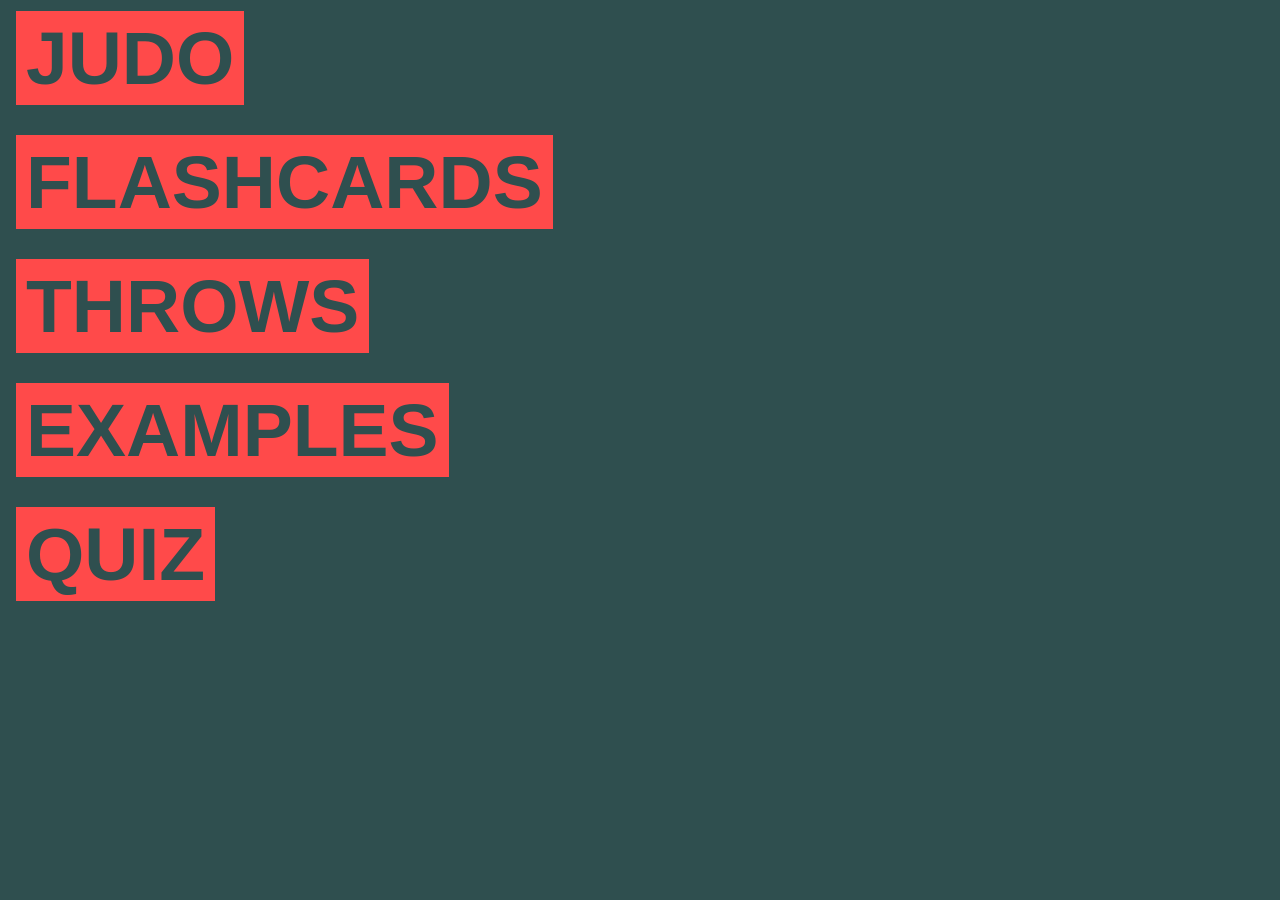
<file: index.html>
<!DOCTYPE html>
<html>
<head>
    <link rel="stylesheet" href="/style.css">
    
</head>

<body>
<a class="name" id="name">
    
    JUDO
</a>

<a class="name" href="/grades/belts.html">FLASHCARDS</a>

<a class="name" href="/library">THROWS</a>

<a class="name" href="/styles/example_list.html">EXAMPLES</a>

<a class="name" href="/quiz">QUIZ</a>




</body>

</html>
</file>
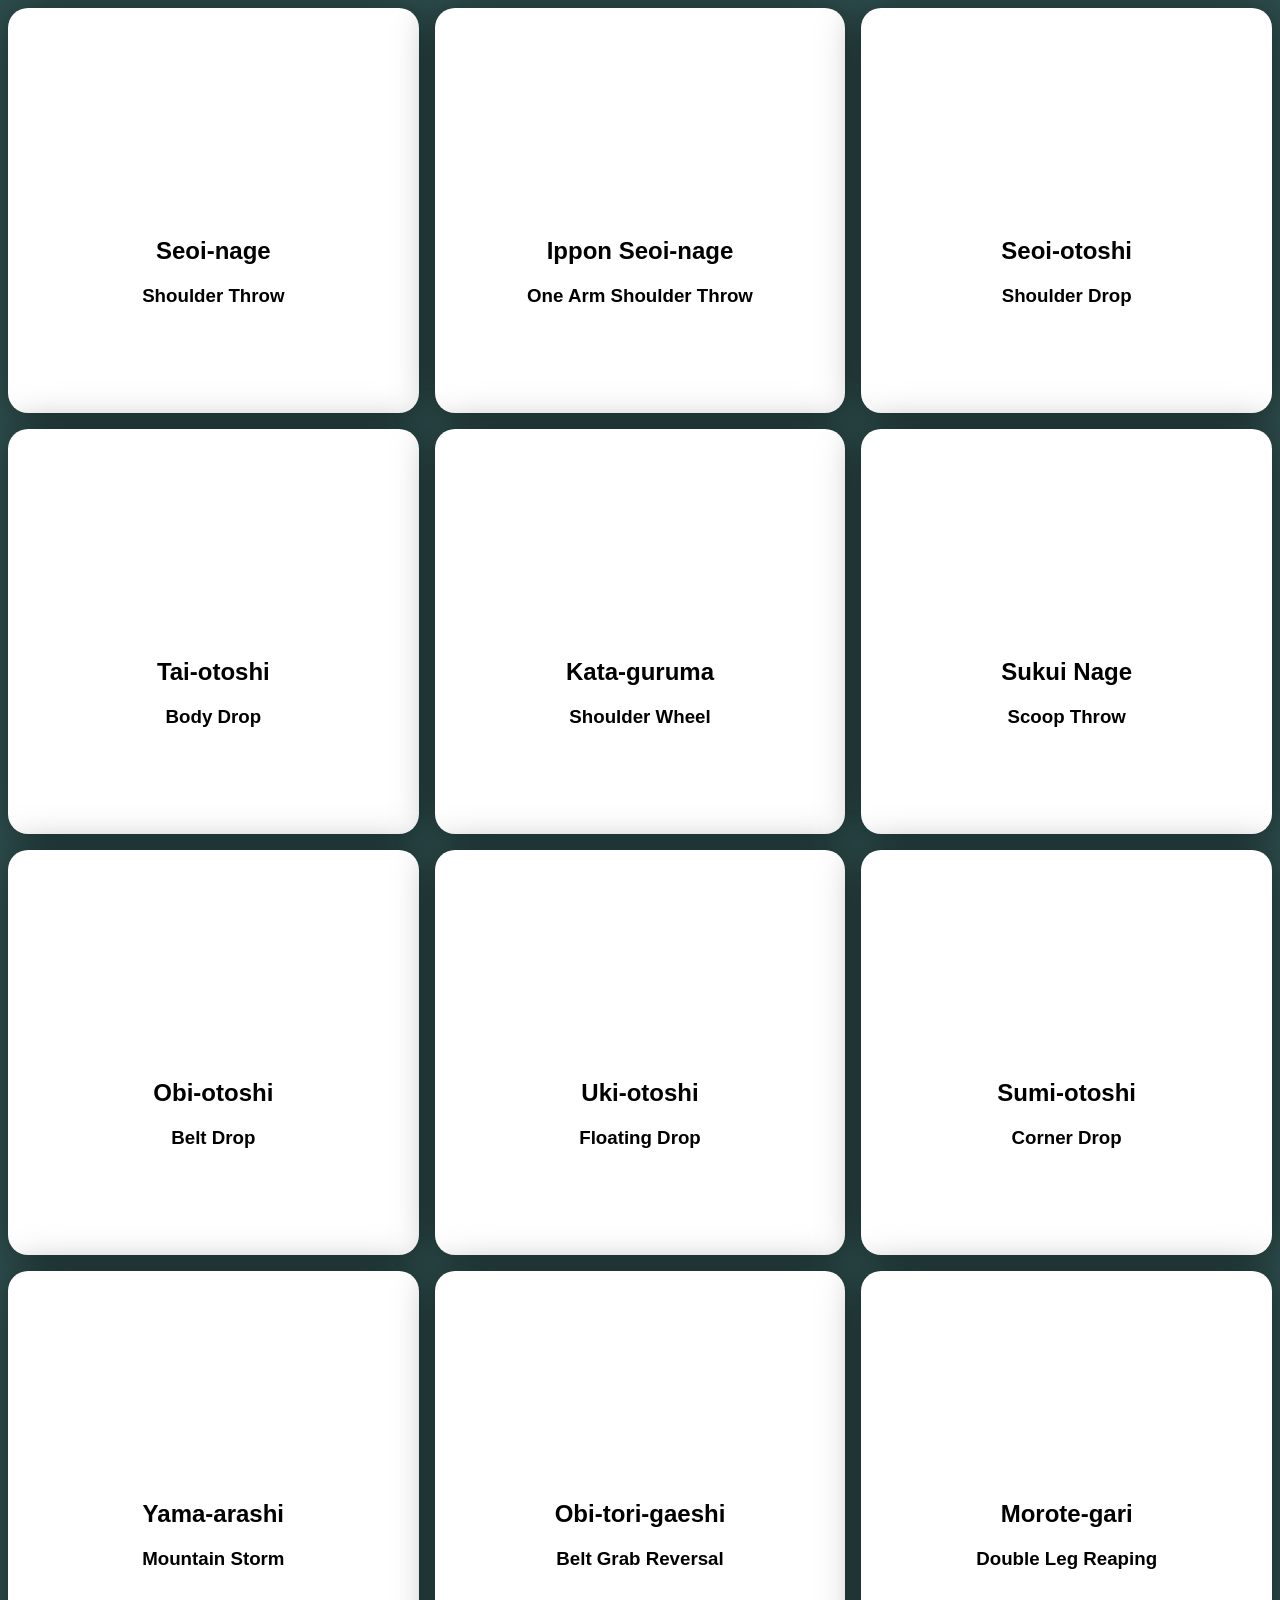
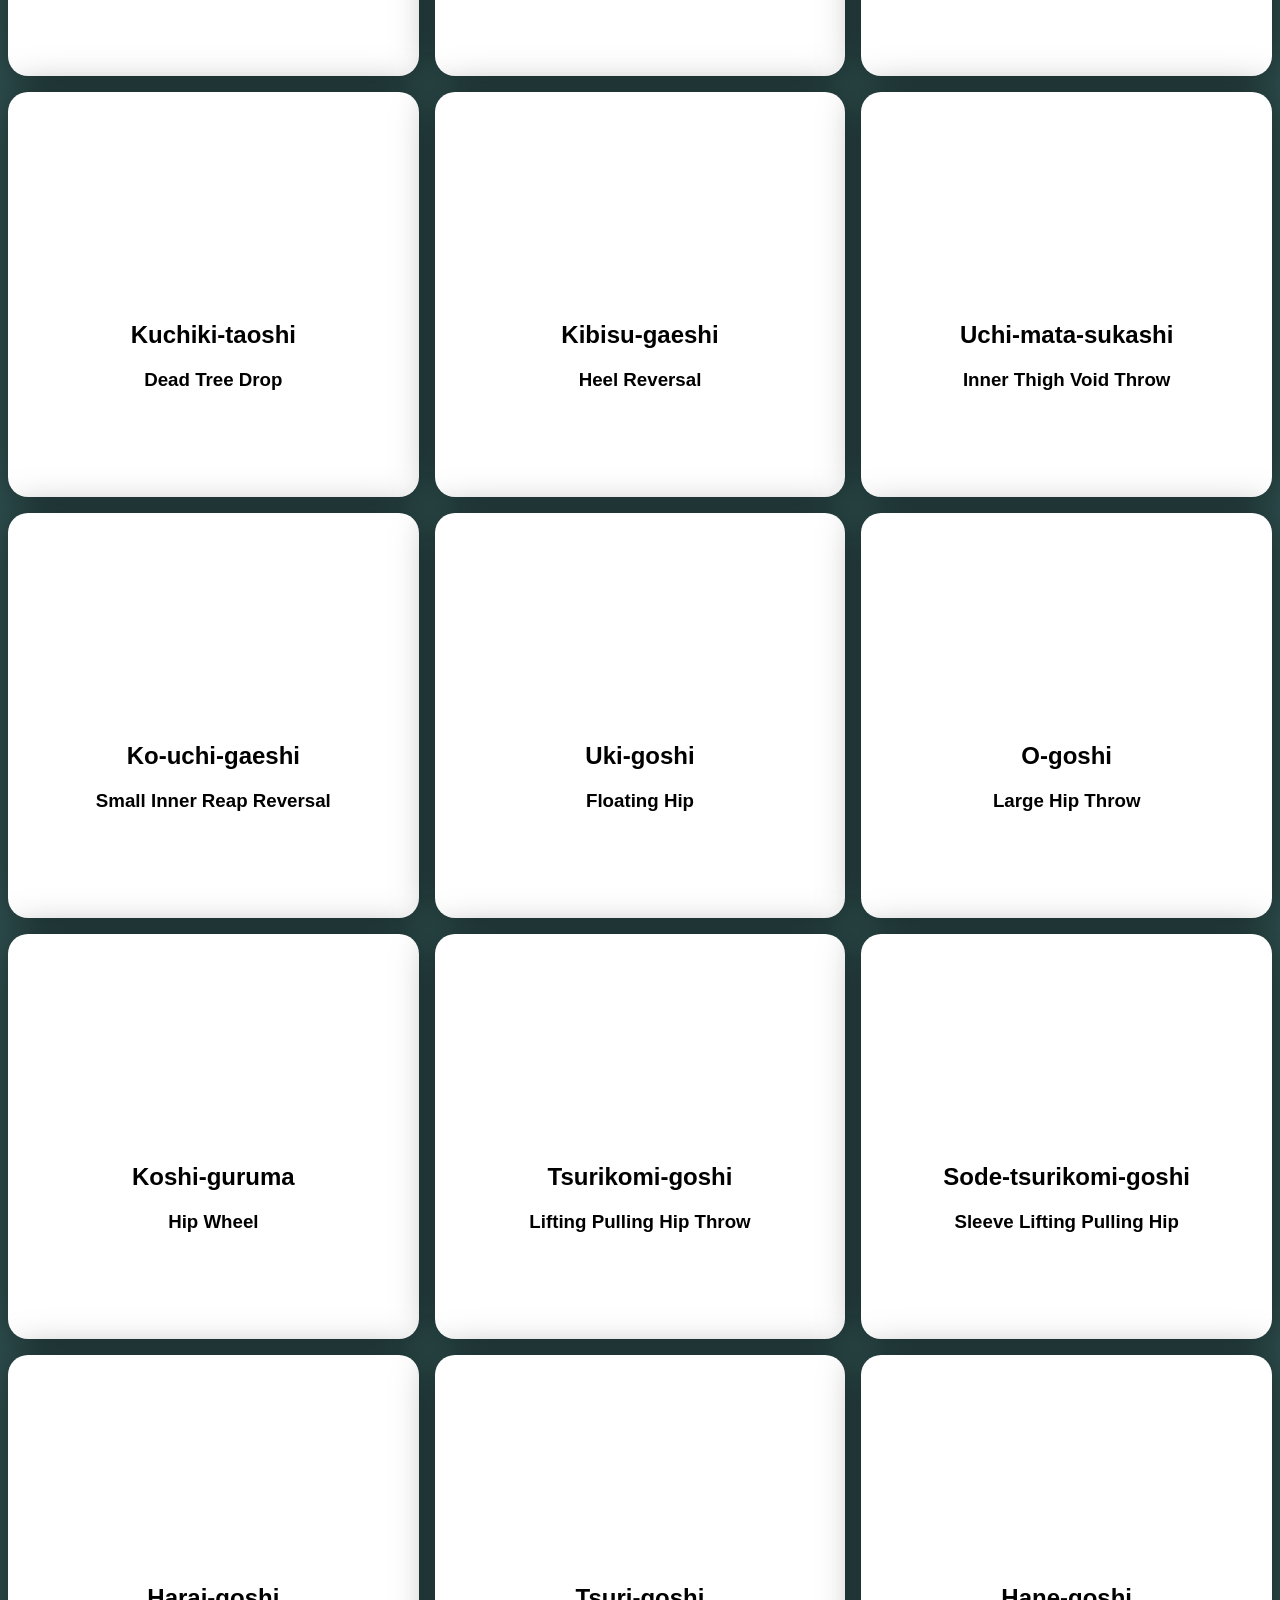
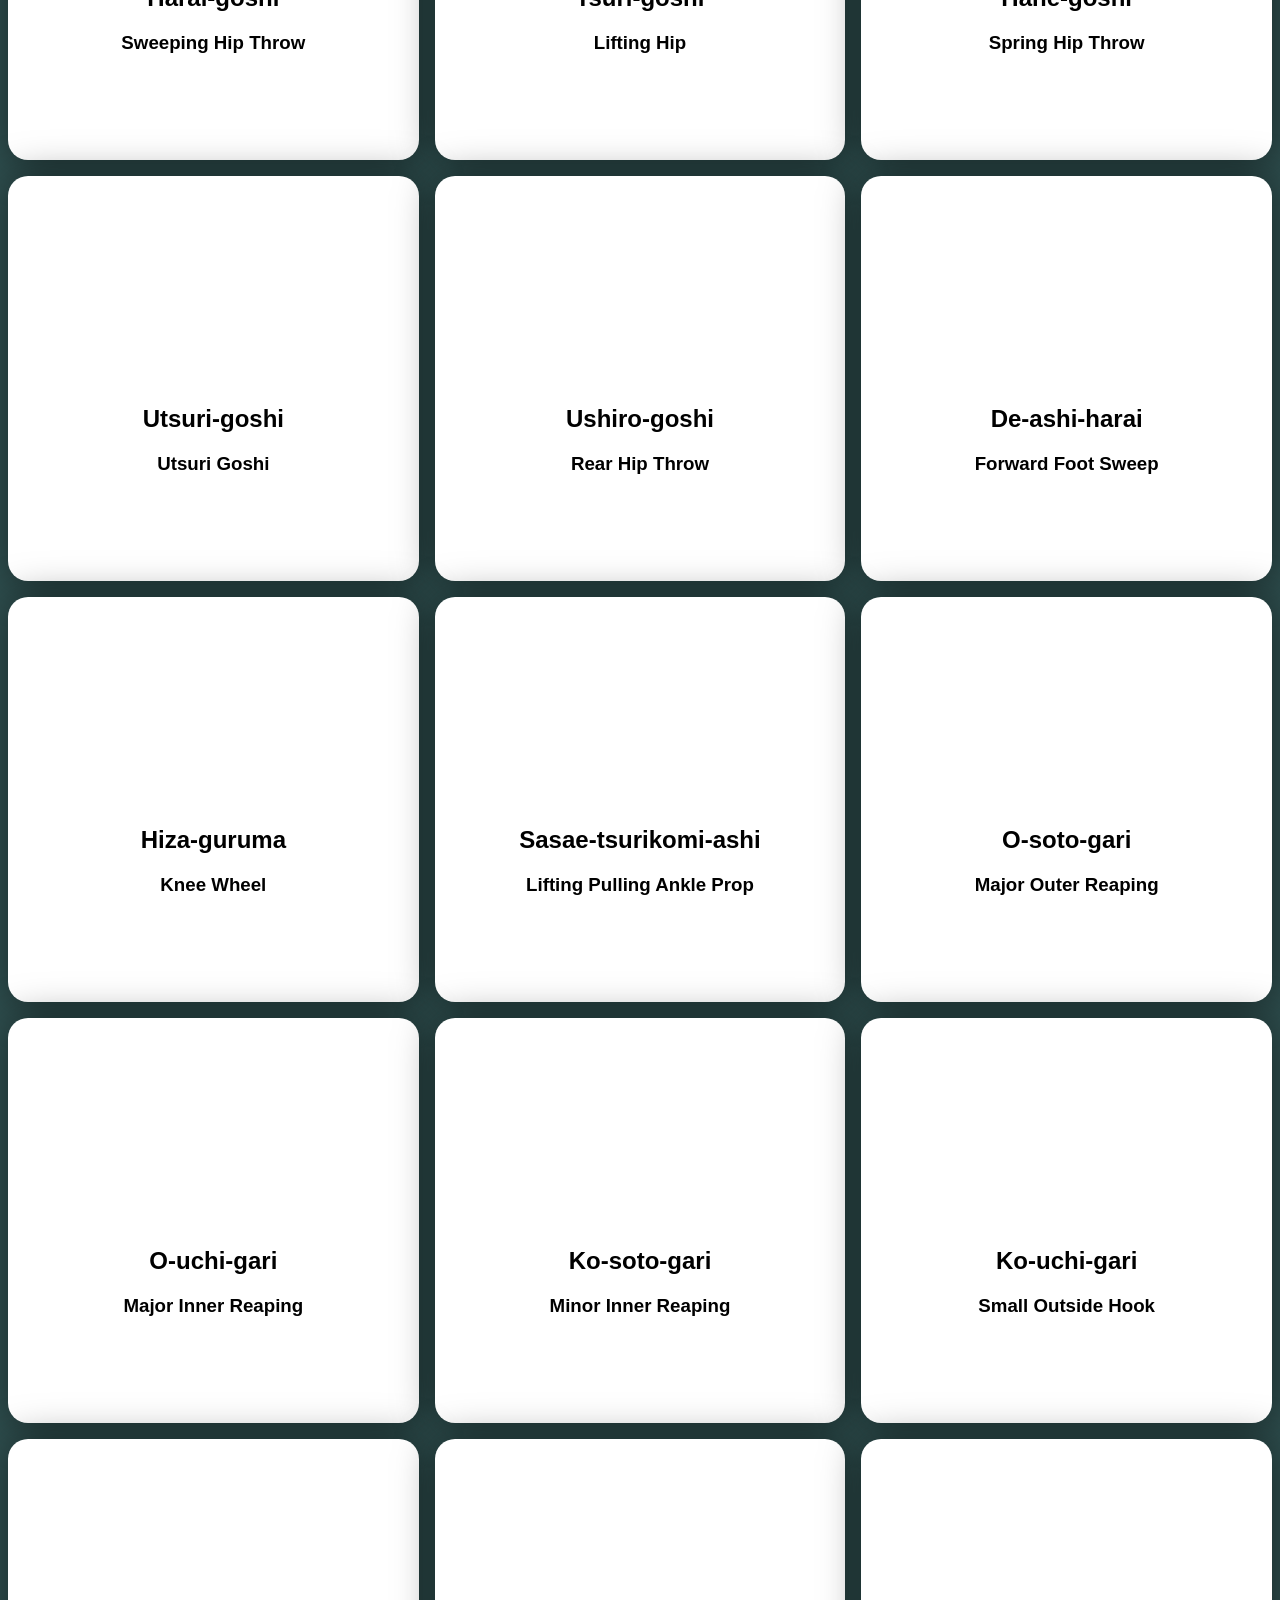
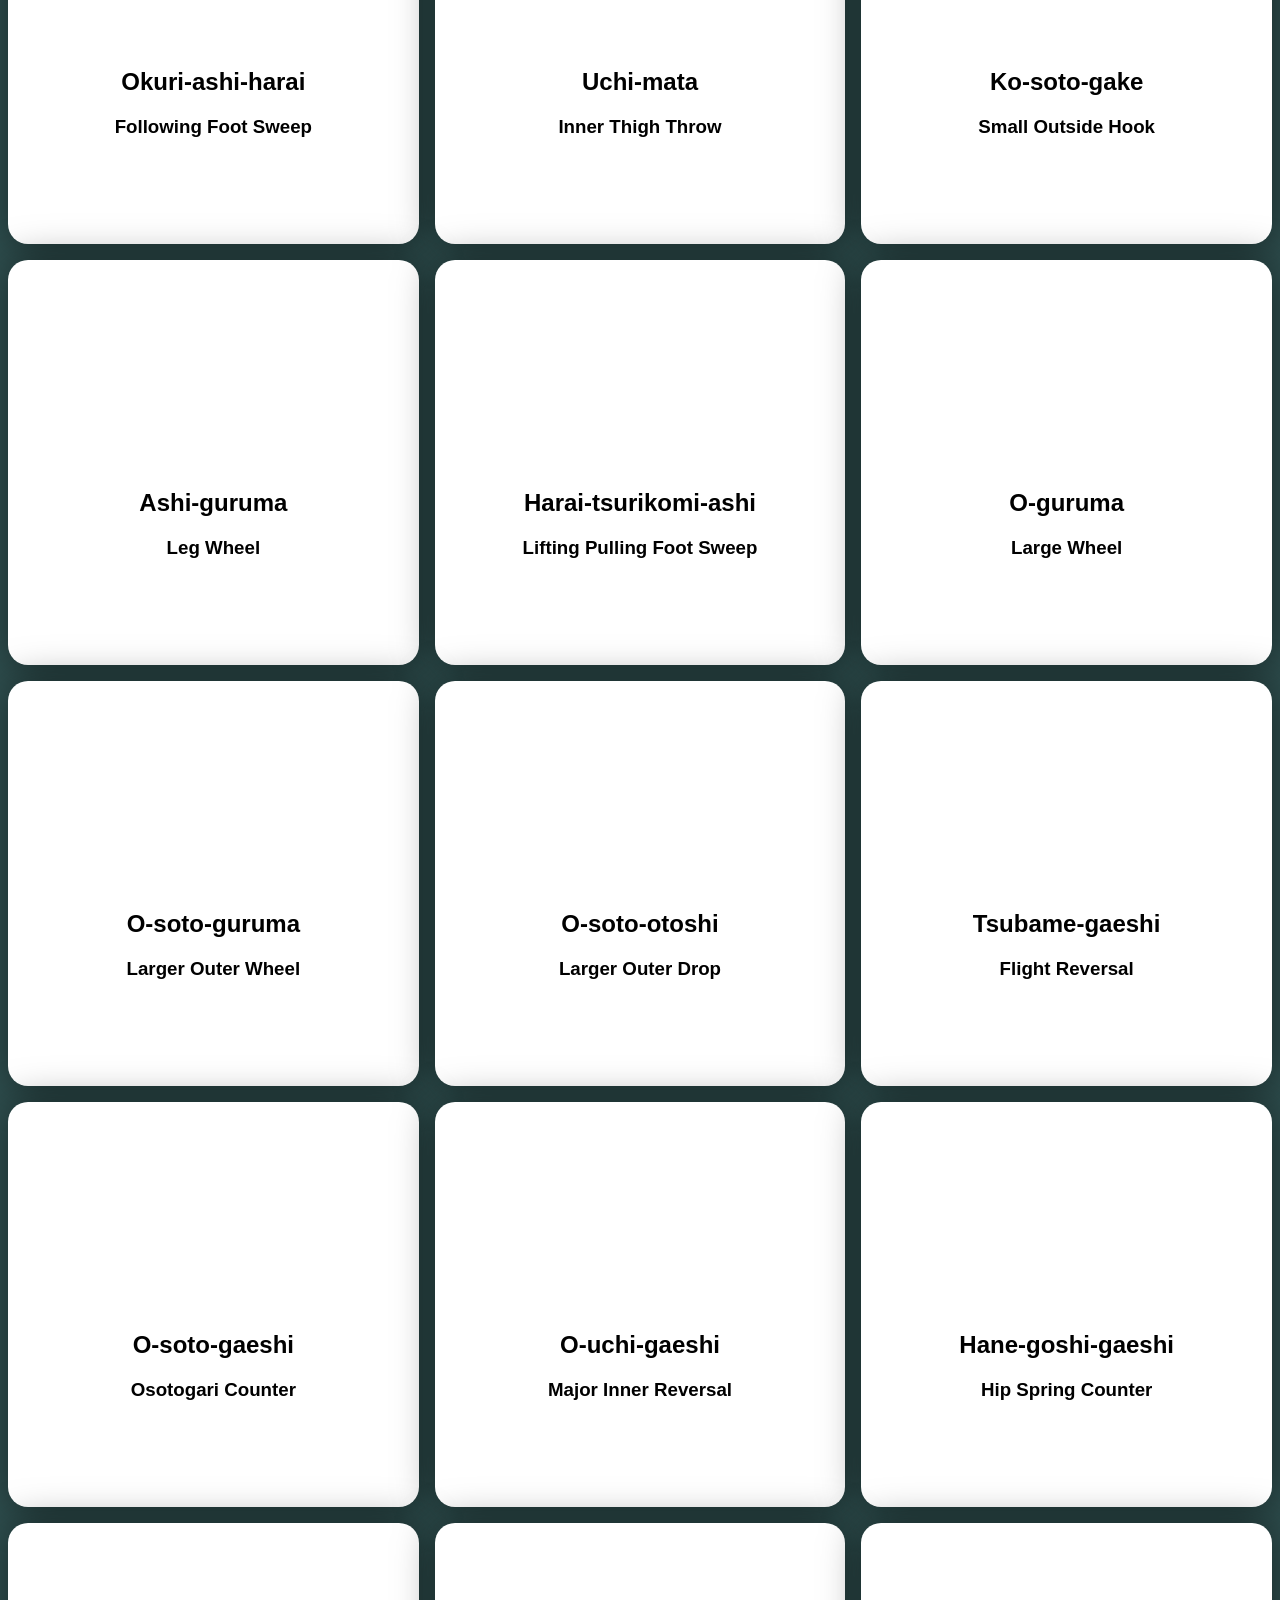
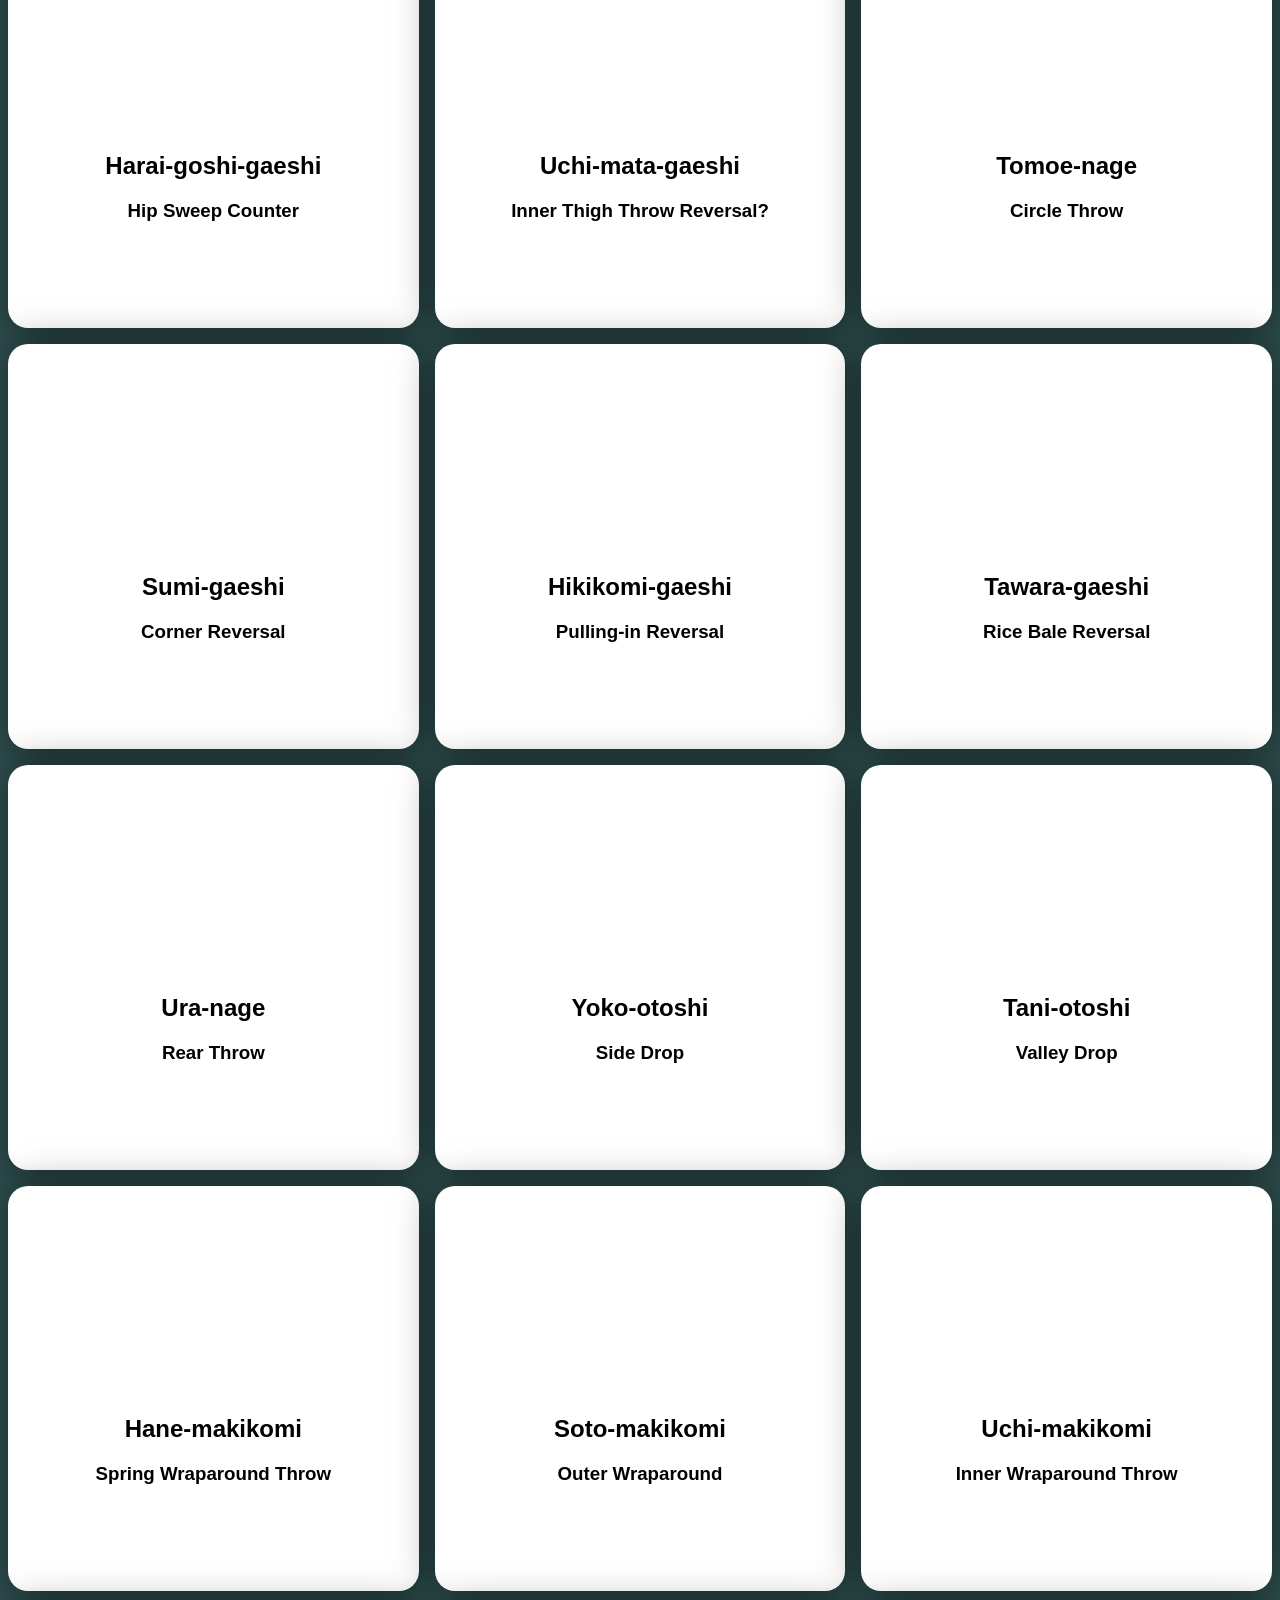
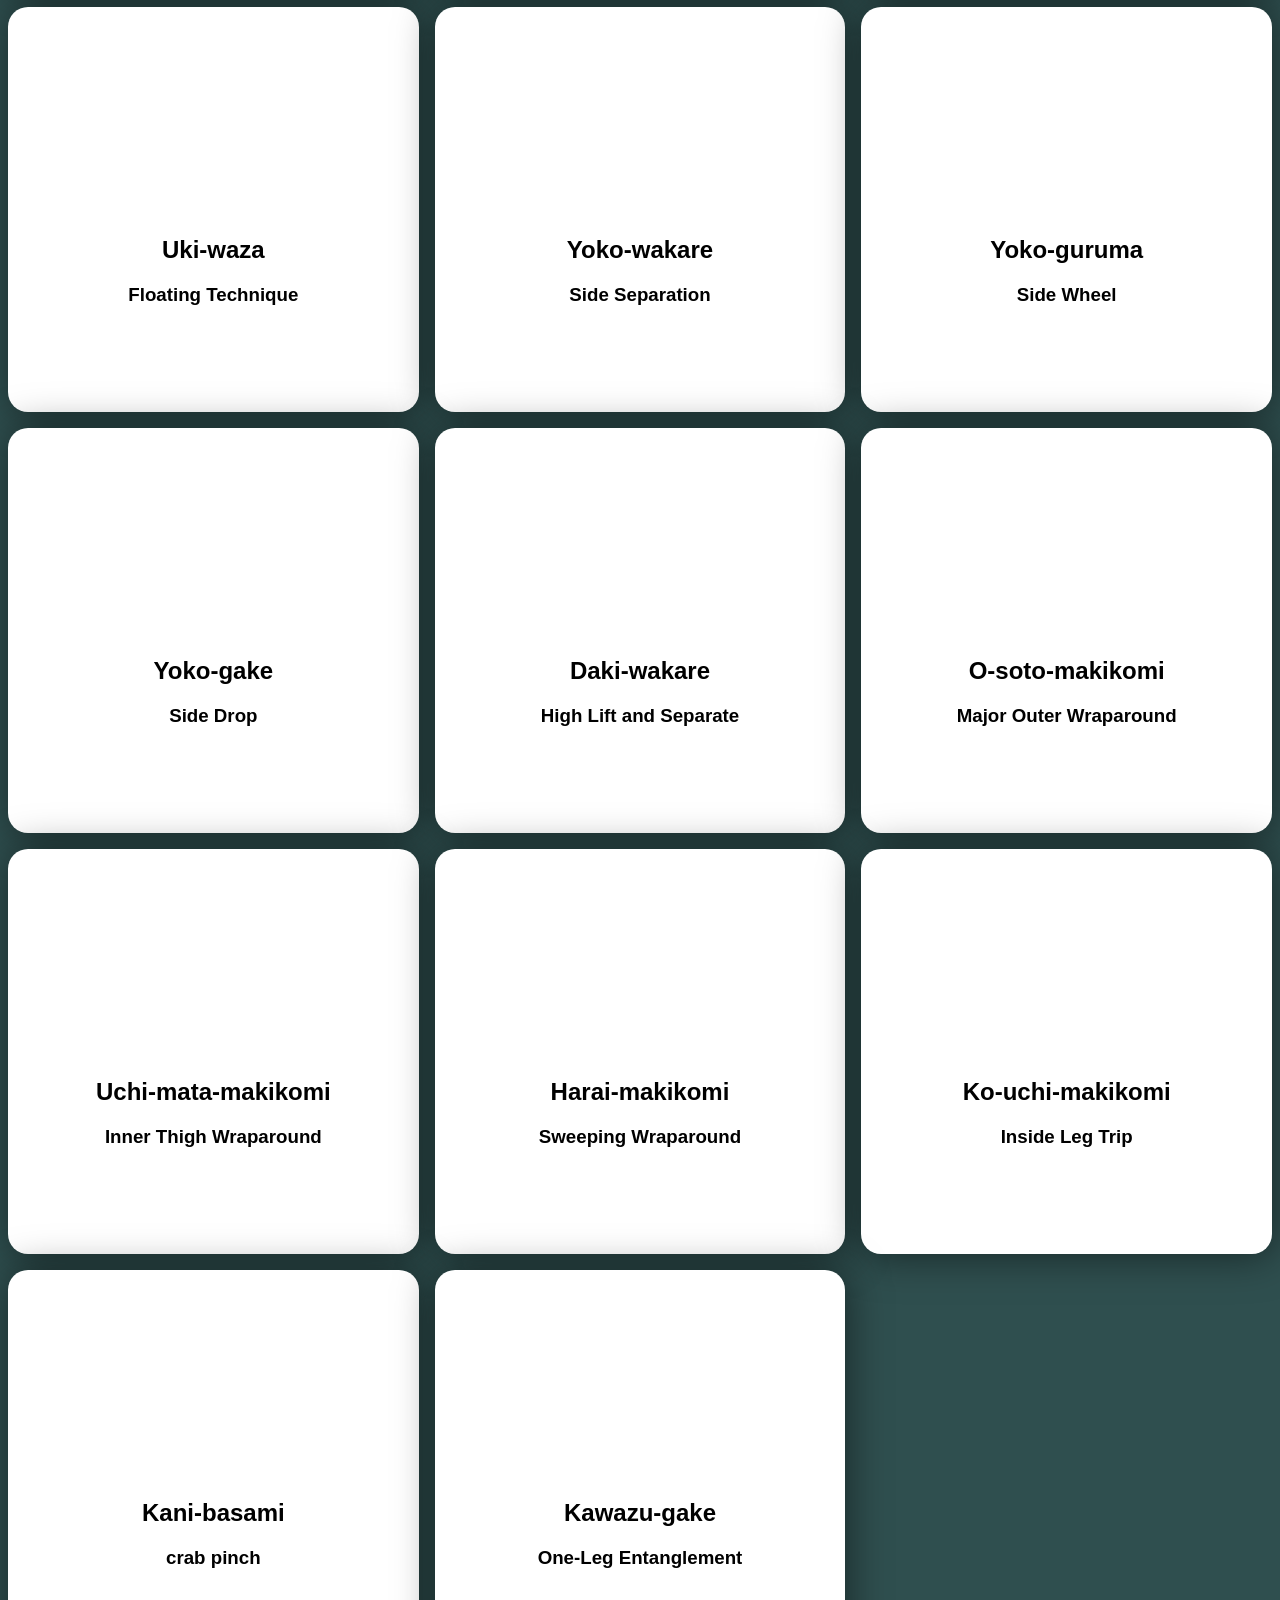
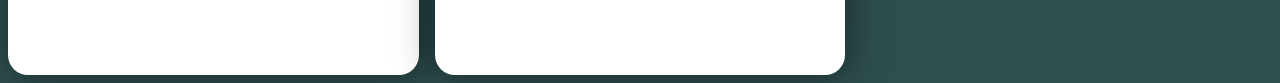
<file: library/index.html>
<!DOCTYPE html>
<html lang="en">
<head>
    <meta charset="UTF-8">
    <meta http-equiv="X-UA-Compatible" content="IE=edge">
    <meta name="viewport" content="width=device-width, initial-scale=1.0">
    <title>Document</title>
    <!-- <link rel="stylesheet" href="style.css"> -->
    <link rel="stylesheet" href="libstyle.css">
    <script src="/dictionary.js"></script>
    
</head>
<body>
    <div class="container" id="container">
      

    </div>
    
</body>

<script src="library.js"></script>
</html>
</file>
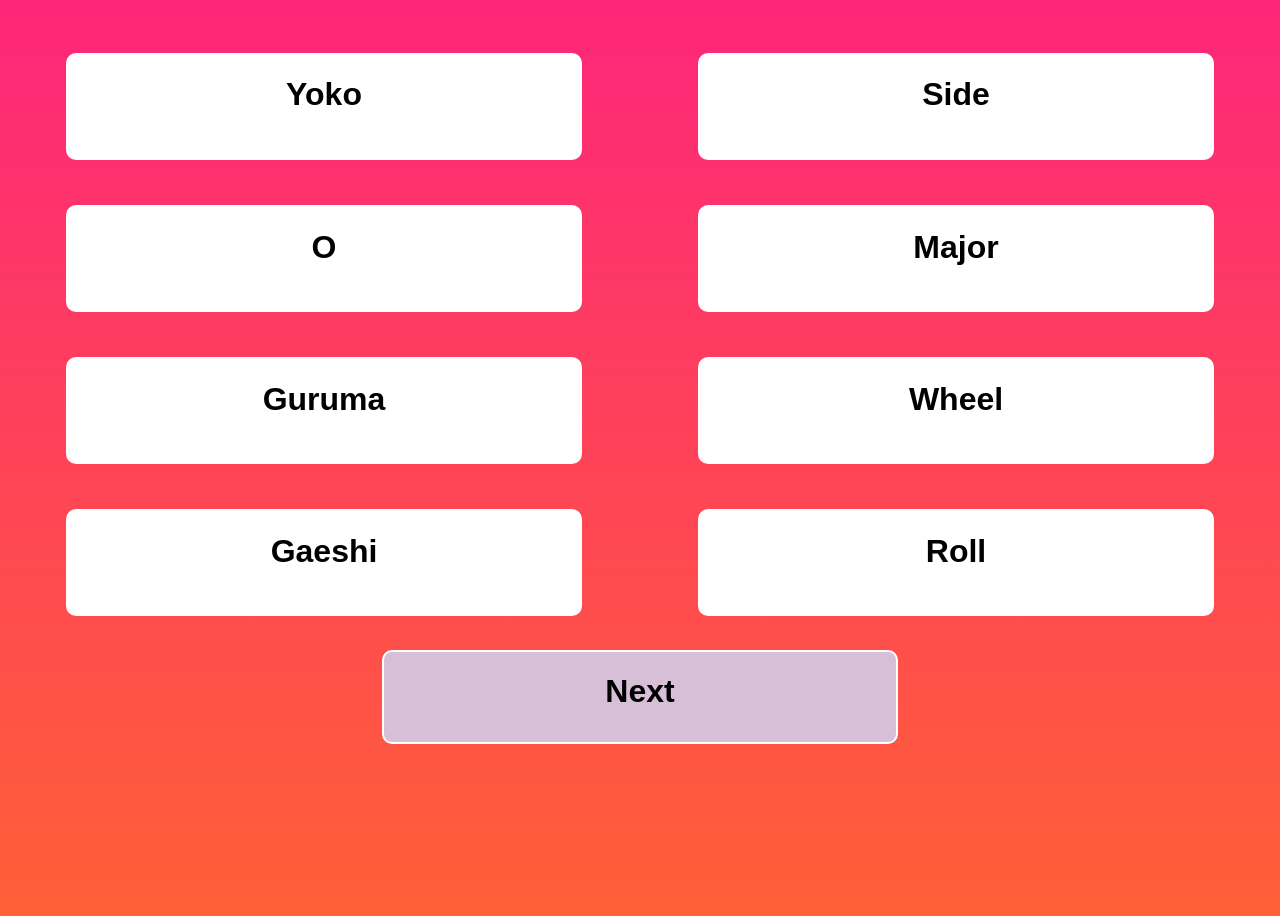
<file: quiz/index.html>
<!DOCTYPE html>
<html lang="en">
<head>
    <meta charset="UTF-8">
    <meta name="viewport" content="width=device-width, initial-scale=1.0">
    <link rel="stylesheet" href="style.css">
    <script src="words.js"></script>
    <script src="card.js"></script>
    

    <title>Match</title>
</head>
<body>
    
    <div class="row">
        <div class="column">
            
        </div>
        <div class="column">
          
        </div>
        
      </div> 
      <div class="card" id="next-button" onclick="eek();">
        <h1>Next</h1>
      </div>
</body>
<script src="script.js"></script>
</html>
</file>
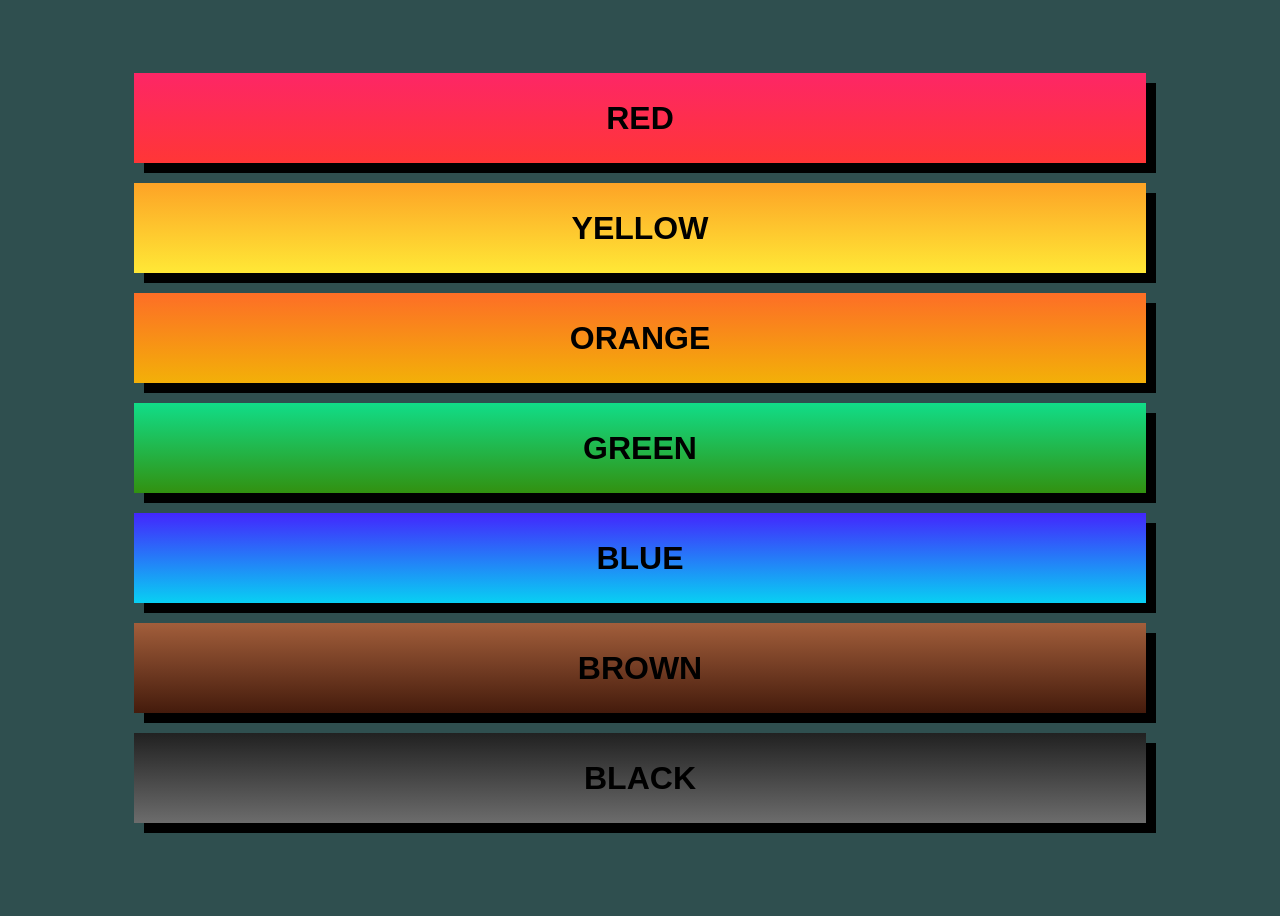
<file: grades/belts.html>
<!DOCTYPE html>
<html lang="en">
<head>
    <meta charset="UTF-8">
    <meta name="viewport" content="width=device-width, initial-scale=1.0">
    <title>Grades</title>
    <link rel="stylesheet" href="belt_style.css">
</head>
<body class="belt-holder">
    <div class="belt" id="red"    onClick="document.location.href = '/grades/?belt=red'"><h1>RED</h1></div>
    <div class="belt" id="yellow" onClick="document.location.href = '/grades/?belt=yellow'"><h1>YELLOW</h1></div>
    <div class="belt" id="orange" onClick="document.location.href = '/grades/?belt=orange'"><h1>ORANGE</h1></div>
    <div class="belt" id="green"  onClick="document.location.href = '/grades/?belt=green'"><h1>GREEN</h1></div>
    <div class="belt" id="blue"   onClick="document.location.href = '/grades/?belt=blue'"><h1>BLUE</h1></div>
    <div class="belt" id="brown"  onClick="document.location.href = '/grades/?belt=brown'"><h1>BROWN</h1></div>
    <div class="belt" id="black"  onClick="document.location.href = '/grades/?belt=all'"><h1>BLACK</h1></div>
</body>

</html>
</file>
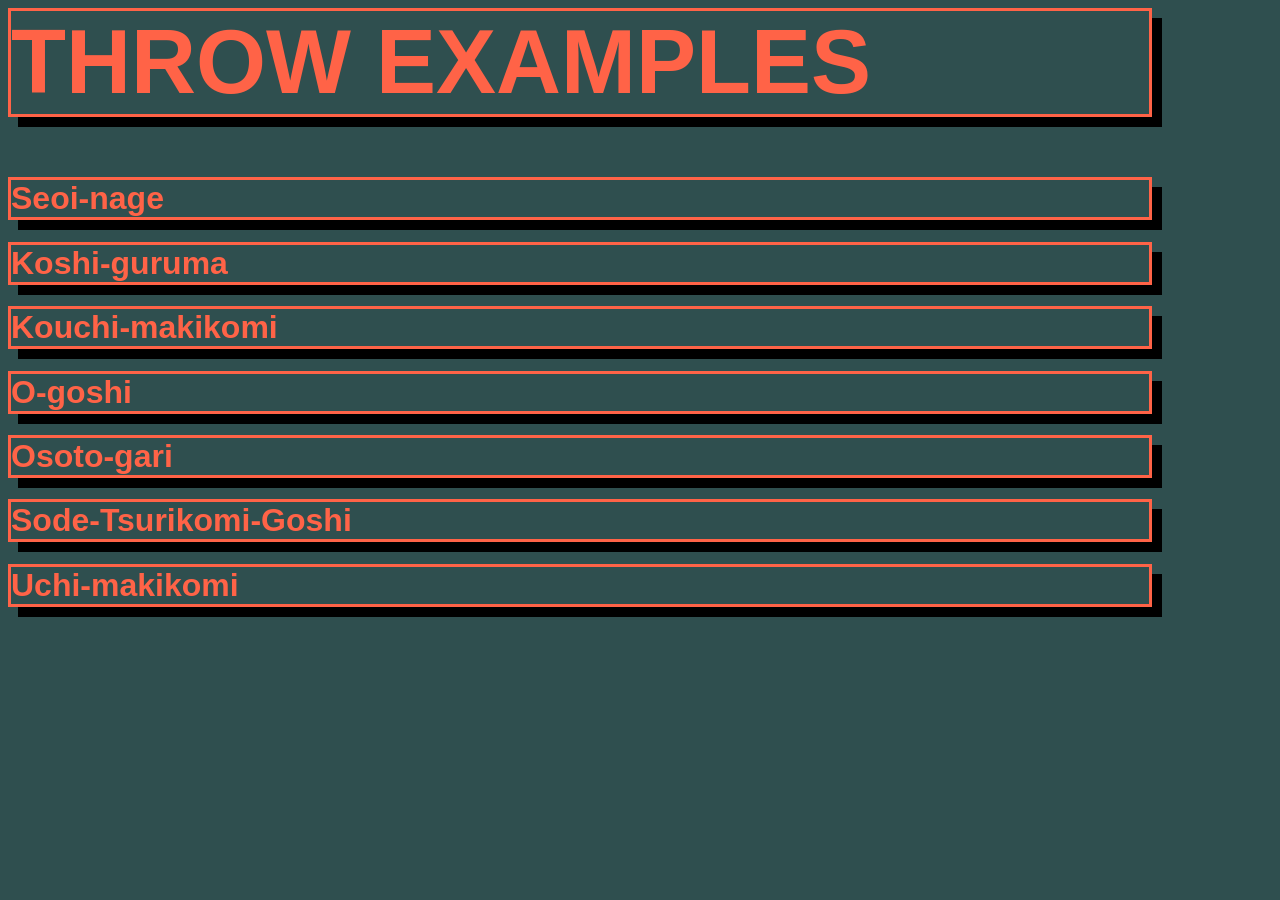
<file: styles/example_list.html>
<html lang="en">
<head>
    <meta charset="UTF-8">
    <meta name="viewport" content="width=device-width, initial-scale=1.0">
    <title>Style Test</title>
    <!-- <link rel="stylesheet" href="style.css"> -->
    <script src="examples.js"></script>
    <link rel="stylesheet" href="style.css">
    
</head>
<body>
    <h1 style="font-size: 10vh;">THROW EXAMPLES</h1>

</body>
<script src="show_examples.js"></script>
</html>
</file>
<file: style.css>
:root {

    --var-front: tomato;
    --var-back: darkslategray;
    --var-shadow: black;
  }

  body{
    display: flex;
    flex-direction: column;
    justify-content: center;
    /* background:#f2f2f2; */
    background-color: darkslategray;
}

a {
    text-decoration: none !important;
    color: darkslategray;
    background: #ff4a4a;
    font-size: 75px;
    line-height: 74px;
    font-weight: 700;
    margin: 0 5px 24px;
    float: left;
    padding: 10px;
    margin: 0 5px 24px;
    font-family: Arial, Helvetica, sans-serif;
    margin-right: auto;

    border-style: solid;
    border-color: darkslategray;
}

a:hover {
    color: #ff4a4a;
    text-decoration: none;
    background:darkslategray;
    border-style: solid;
    border-color: #ff4a4a;
    box-shadow: 10px 10px #ff4a4a;
    
}
</file>
<file: library/libstyle.css>
.card {
    width: 100%;
    /* height: 100%; */
    height: 45vh;
    /* position: absolute; */
    border-radius: 20px;
    overflow: hidden;
    filter: drop-shadow(2px 2px 20px rgba(0, 0, 0, 0.5));
    cursor: pointer;
    
    background-color: white;
    text-align: center;
    font-family: Arial, Helvetica, sans-serif;
    
  }

img {
    width: 100%;
    /* visibility: hidden; */
}

body {
    /* display: flex; */
    justify-content: space-evenly;
    /* align-items: center; */
    /* background: linear-gradient(0deg, rgb(255, 96, 54), rgb(253, 38, 122)) no-repeat; */
    /* background: linear-gradient(0deg, rgb(81, 255, 54), rgb(38, 253, 196)) no-repeat; */
    background-color: darkslategray;
  }

.container {

    display: grid;
    grid-template-columns: repeat(auto-fill, minmax(30vw, 1fr));
    gap: 1rem;
}
</file>
<file: quiz/style.css>
body {
    font-family: Arial, Helvetica, sans-serif;

    color: black;
    height: 100vh;

   
    /* display: flex; */
    justify-content: space-evenly;
    align-items: center;
    background: linear-gradient(0deg, rgb(255, 96, 54), rgb(253, 38, 122)) no-repeat;
    /* background: linear-gradient(0deg, rgb(81, 255, 54), rgb(38, 253, 196)) no-repeat; */
    
}

.row {
    display: flex;
  }
  
.column {
    flex: 50%;
    justify-content: center;
}


.card {
    background-color:white;
    border-radius: 10px;
    text-align: center;
    width: 40vw;
    height: 20%;

    margin-top: 5vh;
    margin-left: auto;
    margin-right: auto;
    
    border-style: solid;
    border-width: 2px;
    border-color: white;
    /* box-shadow: 10px 10px white; */
    /* box-shadow: 0px 0px 20px 5px aqua; */

    overflow: hidden;
    text-overflow: ellipsis;
    word-wrap: break-word;
    display: block;
}

#next-button {
    margin-top: 10%;
    background-color: thistle;
    height: 10vh;
}
</file>
<file: grades/belt_style.css>
.belt-holder{
    display: flex;
    flex-direction: column;
    justify-content: center;
    /* align-items: center; */
    height: 100vh;

    /* background-image: url("/imgs/belts-bg.gif"); */
    background-color: darkslategray;
    background-attachment: fixed;
    background-repeat: repeat;
    background-size: cover;
    
    overflow: hidden;
    text-align: left;
    font-family: Arial, Helvetica, sans-serif;
    
}

/* .belt-holder {
    width: 95%;
    height: 100%;
    background-color: black;
    font-family: Arial, Helvetica, sans-serif;
    align-items: center;
    justify-content: center;
    text-align: center;
    display: flexbox;
    
} */


.belt {

    margin-left: auto;
    margin-right: auto;

    display: flex;
    justify-content: center;
    align-items: center;

    /* color: white; */
    
    margin-bottom: 20px;
    width: 80%;
    height: 10vh;
    /* border-style: solid; */
    /* border-color: inherit; */
    /* mix-blend-mode:hard-light; */
    box-shadow: 10px 10px;
    
}
#red{
    /* color: red; */
    background: linear-gradient(0deg, rgb(255, 54, 54), rgb(253, 38, 102)) no-repeat;
}
#yellow{
    /* color: yellow; */
    background: linear-gradient(0deg, rgb(255, 232, 54), rgb(253, 163, 38)) no-repeat;
        
}
#orange{
    /* color: orange; */
    background: linear-gradient(0deg, rgb(243, 176, 8), rgb(253, 110, 38)) no-repeat;
}
#green{
    /* color: green; */
    background: linear-gradient(0deg, rgb(50, 145, 16), rgb(17, 221, 136)) no-repeat;
}
#blue{
    /* color: blue; */
    background: linear-gradient(0deg, rgb(8, 208, 243), rgb(67, 38, 253)) no-repeat;
    
}
#brown{
    /* color: brown; */
    background: linear-gradient(0deg, rgb(68, 27, 12), rgb(162, 94, 59)) no-repeat;
        
}
#black{
    /* color: black; */
    background: linear-gradient(0deg, rgb(108, 108, 108), rgb(33, 33, 33)) no-repeat; 
}
</file>
<file: styles/style.css>
:root {
    /* --var-back: cornflowerblue;
    --var-front: white;
    --var-shadow: black; */

    /* --var-back: gold;
    --var-front: crimson;
    --var-shadow: black; */

    /* --var-back: gold;
    --var-front: black;
    --var-shadow: none; */

    --var-front: tomato;
    --var-back: darkslategray;
    --var-shadow: black;
  }
h1{
    /* font-size:10vw; */
    font-family: Arial, Helvetica, sans-serif;

    font-weight: bold;
    text-align:justify;

    /* text-shadow: 2px 2px var(--var-shadow); */
    color: var(--var-front);
    border-style: solid;
    box-shadow: 10px 10px var(--var-shadow);
    width: 90%;
  
    
}

body{
    /* background-image: url("/imgs/ABE-Hifumi_Eri-Seoi-Nage_CNJVJ.gif"); */
    background-attachment: fixed;
    background-repeat: repeat;
    background-size: cover;


    background-color: var(--var-back);

}

a{
    
    text-decoration: none !important;
    text-decoration-line: none;
    color: black;
    font-family: Arial, Helvetica, sans-serif;
    
}
</file>
